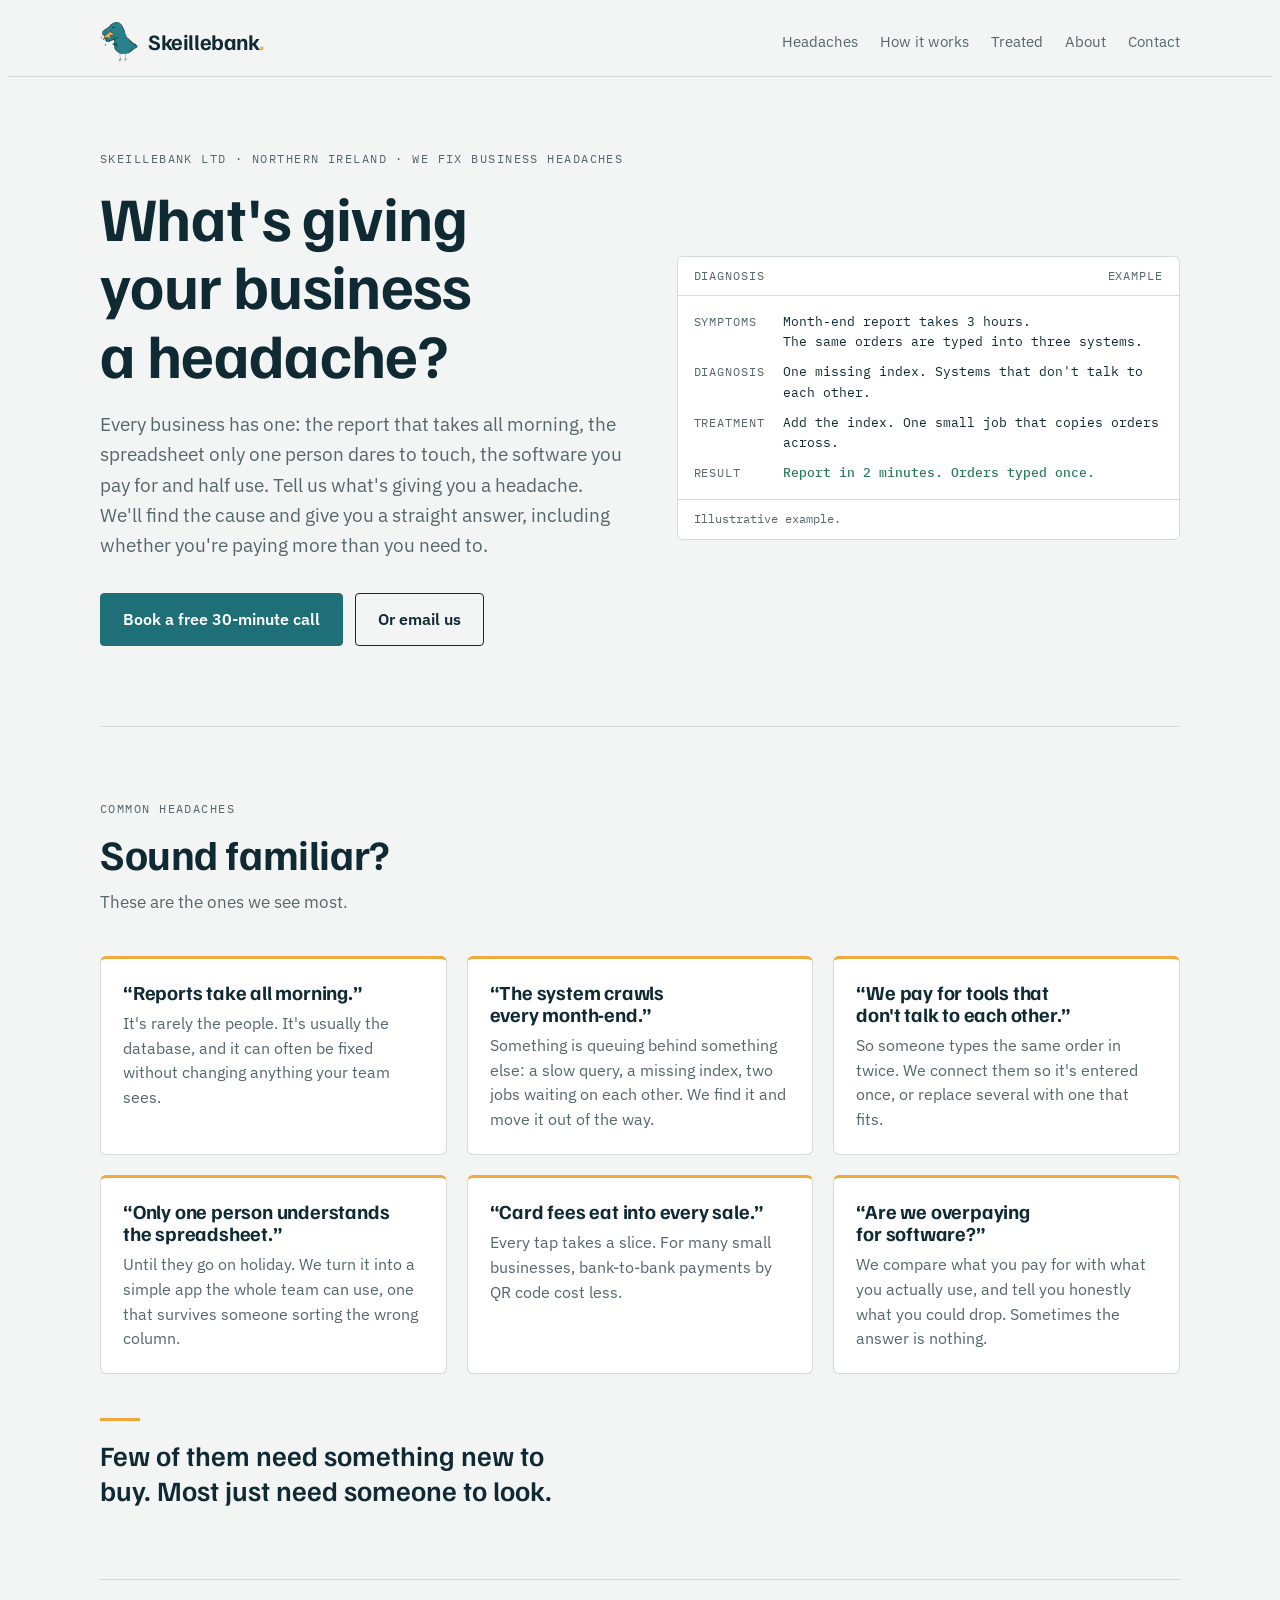
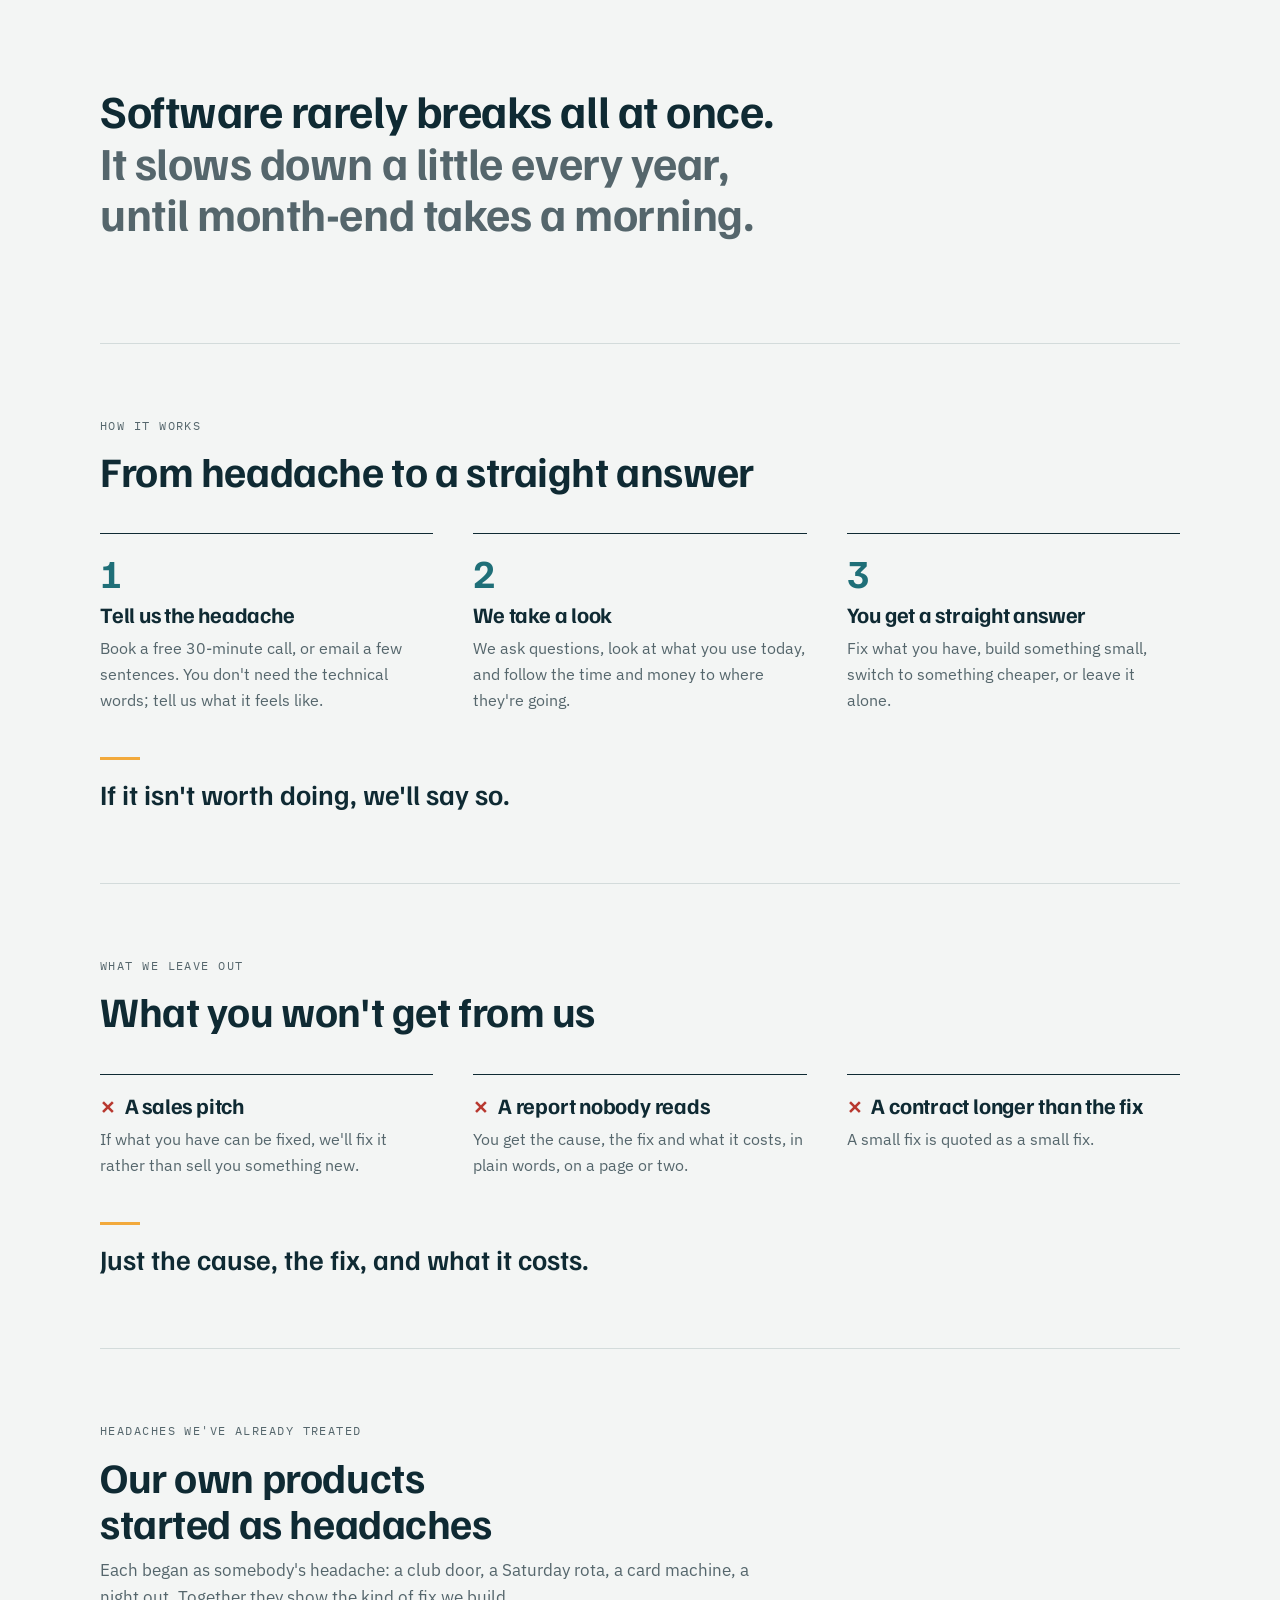
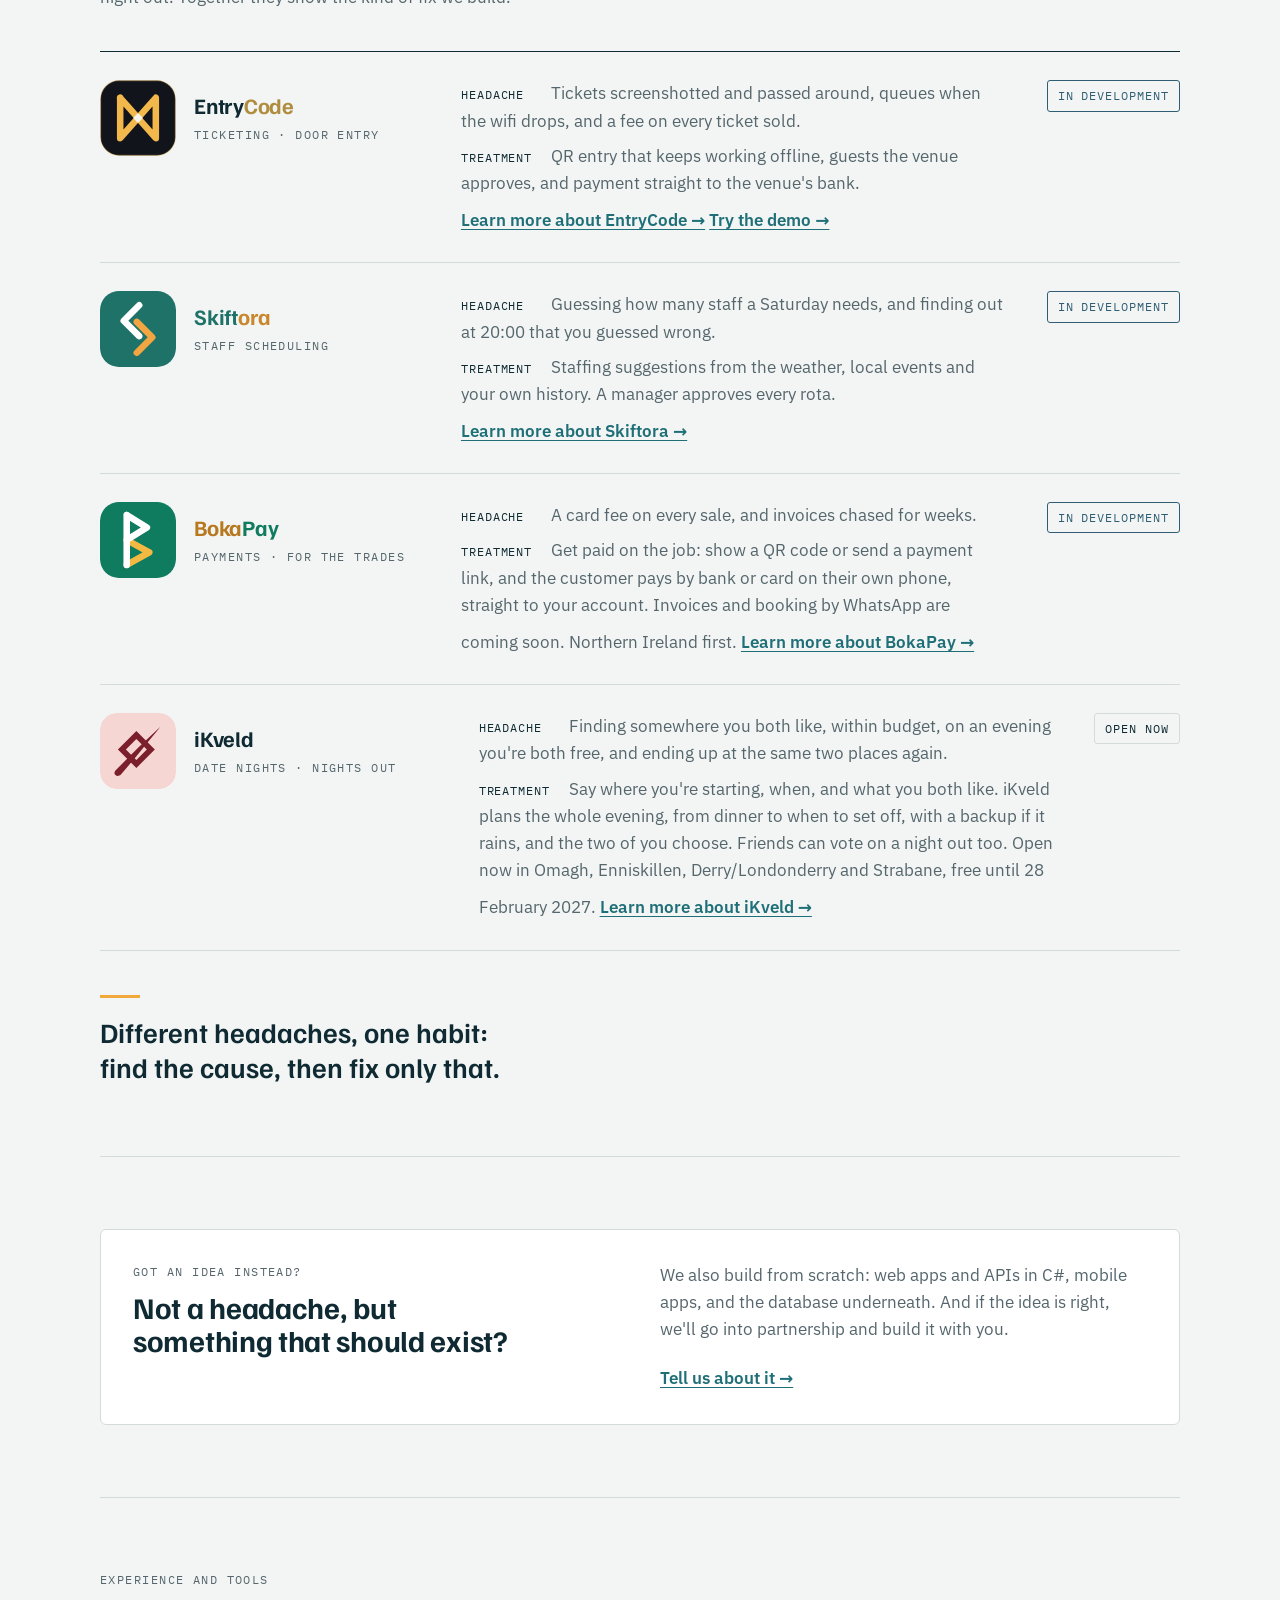
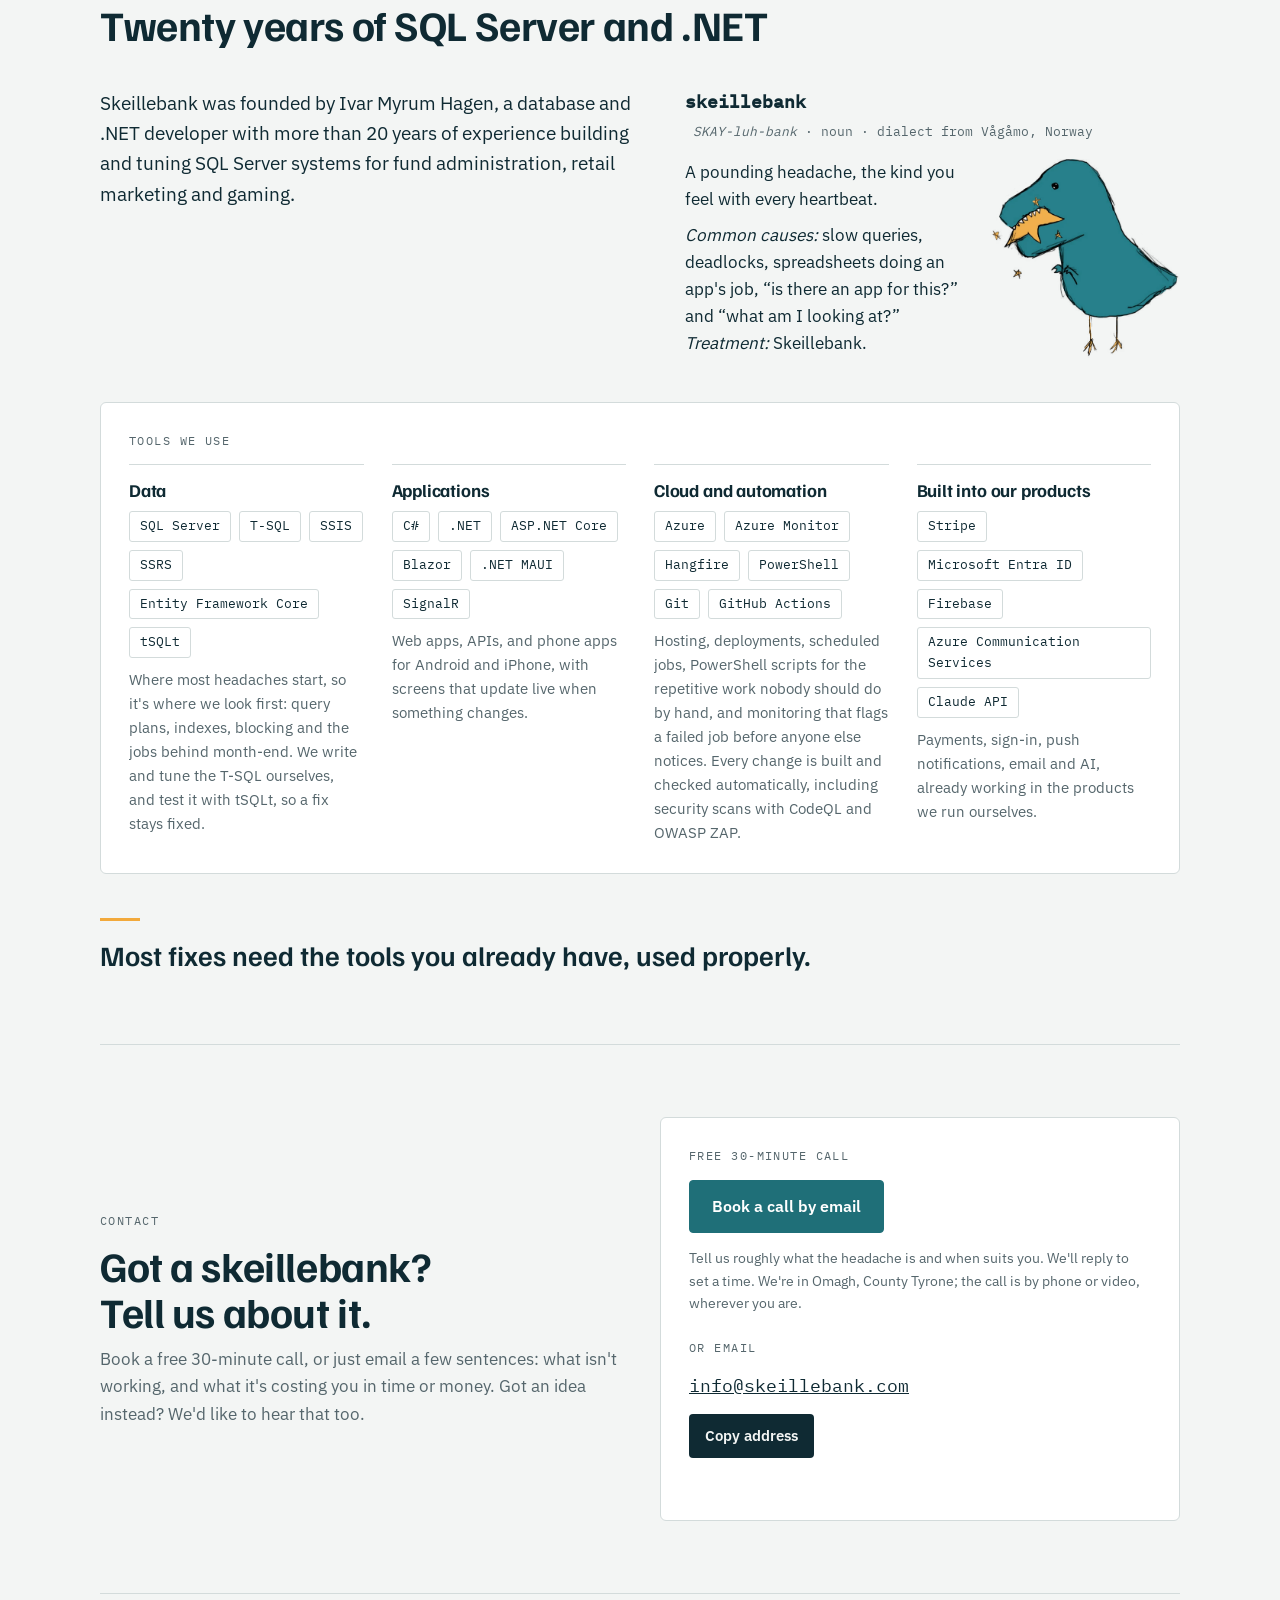
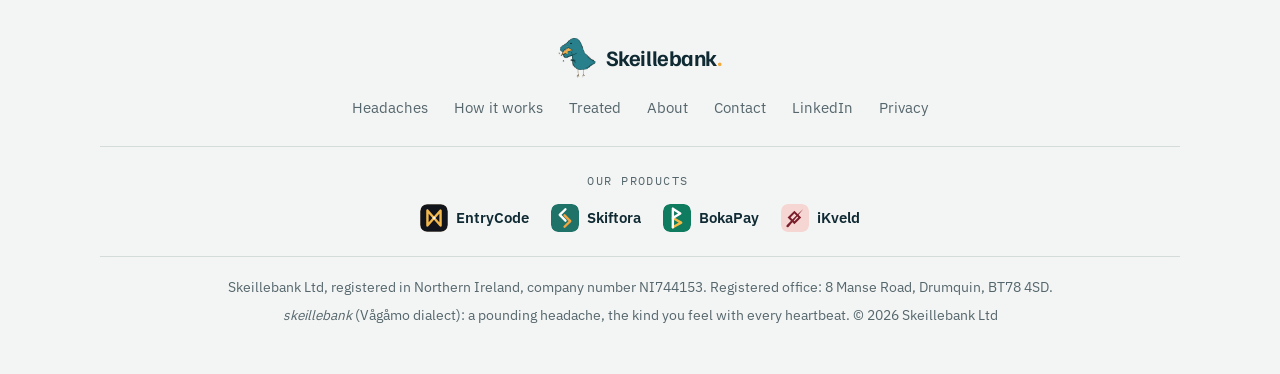
<file: index.html>
<!doctype html>
<html lang="en-GB">
<head>
<meta charset="utf-8">
<meta name="viewport" content="width=device-width, initial-scale=1">
<title>Skeillebank: software and database fixes for businesses in Northern Ireland</title>
<meta name="description" content="Skeillebank Ltd, in Omagh, Northern Ireland, fixes business headaches: slow systems, spreadsheets that run the business, and software you pay too much for. Book a free 30-minute call. Makers of EntryCode, Skiftora, BokaPay and iKveld.">
<link rel="canonical" href="https://skeillebank.com/">
<link rel="icon" href="logo.webp" type="image/webp">
<meta property="og:type" content="website">
<meta property="og:site_name" content="Skeillebank">
<meta property="og:title" content="Skeillebank: what's giving your business a headache?">
<meta property="og:description" content="Slow reports, systems that crawl at month-end, spreadsheets only one person understands, software you pay for and half use. Book a free 30-minute call and get a straight answer.">
<meta property="og:url" content="https://skeillebank.com/">
<meta property="og:image" content="https://skeillebank.com/email-logo.png">
<meta property="og:locale" content="en_GB">
<!-- Tells search engines who runs this, what it does and where (schema.org). -->
<script type="application/ld+json">
{
  "@context": "https://schema.org",
  "@graph": [
    {
      "@type": "ProfessionalService",
      "@id": "https://skeillebank.com/#company",
      "name": "Skeillebank Ltd",
      "alternateName": "Skeillebank",
      "sameAs": ["https://www.linkedin.com/company/skeillebank/"],
      "url": "https://skeillebank.com/",
      "logo": "https://skeillebank.com/email-logo.png",
      "image": "https://skeillebank.com/email-logo.png",
      "email": "info@skeillebank.com",
      "description": "Fixes business software headaches: slow reports and databases, systems that crawl at month-end, tools that don't talk to each other, spreadsheets doing an app's job, and software you pay too much for. Also builds web apps, APIs and phone apps.",
      "address": { "@type": "PostalAddress", "streetAddress": "8 Manse Road", "addressLocality": "Drumquin", "addressRegion": "County Tyrone", "postalCode": "BT78 4SD", "addressCountry": "GB" },
      "areaServed": [
        { "@type": "AdministrativeArea", "name": "Northern Ireland" },
        { "@type": "Country", "name": "United Kingdom" },
        { "@type": "Country", "name": "Ireland" }
      ],
      "identifier": { "@type": "PropertyValue", "propertyID": "Companies House (Northern Ireland)", "value": "NI744153" },
      "knowsAbout": ["SQL Server", "T-SQL", "Database performance tuning", "SSIS", "SSRS", "C#", ".NET", "ASP.NET Core", "Blazor", ".NET MAUI", "Azure", "PowerShell", "Systems integration", "Turning spreadsheets into apps"],
      "makesOffer": [
        { "@type": "Offer", "price": "0", "priceCurrency": "GBP", "itemOffered": { "@type": "Service", "name": "Free 30-minute call about a business software headache" } },
        { "@type": "Offer", "itemOffered": { "@type": "Service", "name": "SQL Server performance tuning", "description": "Slow reports, month-end slowdowns, missing indexes and blocking." } },
        { "@type": "Offer", "itemOffered": { "@type": "Service", "name": "Connecting business systems", "description": "So an order is typed in once, not into three systems." } },
        { "@type": "Offer", "itemOffered": { "@type": "Service", "name": "Spreadsheets turned into apps" } },
        { "@type": "Offer", "itemOffered": { "@type": "Service", "name": "Software cost review", "description": "What you pay for, compared with what you use." } },
        { "@type": "Offer", "itemOffered": { "@type": "Service", "name": "Custom web apps, APIs and phone apps in C# and .NET" } }
      ],
      "brand": [
        { "@type": "Brand", "name": "EntryCode", "url": "https://entrycode.uk/" },
        { "@type": "Brand", "name": "Skiftora", "url": "https://skiftora.com/" },
        { "@type": "Brand", "name": "BokaPay", "url": "https://bokapay.co.uk/" },
        { "@type": "Brand", "name": "iKveld", "url": "https://ikveld.com/" }
      ]
    },
    {
      "@type": "WebSite",
      "@id": "https://skeillebank.com/#website",
      "name": "Skeillebank",
      "url": "https://skeillebank.com/",
      "inLanguage": "en-GB",
      "publisher": { "@id": "https://skeillebank.com/#company" }
    }
  ]
}
</script>
<link rel="stylesheet" href="fonts/fonts.css">
<style>
/* Layout: sticky wordmark header, hero with a query-plan panel, products as ruled rows, then two "work with us" paths, strengths, contact. */
:root {
  --bg: #f3f5f4;
  --surface: #ffffff;
  --fg: #0f2a33;
  --muted: #55666c;
  --line: #d3dbdb;
  --accent: #1f6f78;
  --accent-fg: #ffffff;
  --slate: #2f5d73;
  --good: #2a7a5b;
  --bad: #b8382f;
  --star: #f2a93b;
  --font-display: "Familjen Grotesk", "Helvetica Neue", Arial, sans-serif;
  --font-body: "IBM Plex Sans", system-ui, -apple-system, "Segoe UI", sans-serif;
  --font-mono: "IBM Plex Mono", ui-monospace, "SF Mono", Menlo, Consolas, monospace;
}
@media (prefers-color-scheme: dark) {
  :root:not([data-theme="light"]) {
    --bg: #0e1a1f; --surface: #14262d; --fg: #e6ecec; --muted: #9db0b4; --line: #26404a;
    --accent: #4fb3bf; --accent-fg: #0e1a1f; --slate: #7fb0c8; --good: #58c29a; --bad: #e8776b; --star: #f2b14f;
    color-scheme: dark;
  }
}
:root[data-theme="dark"] {
  --bg: #0e1a1f; --surface: #14262d; --fg: #e6ecec; --muted: #9db0b4; --line: #26404a;
  --accent: #4fb3bf; --accent-fg: #0e1a1f; --slate: #7fb0c8; --good: #58c29a; --bad: #e8776b; --star: #f2b14f;
  color-scheme: dark;
}

* { box-sizing: border-box; }
html { scroll-behavior: smooth; }
body {
  background: var(--bg);
  color: var(--fg);
  font-family: var(--font-body);
  font-size: 17px;
  line-height: 1.6;
  padding-inline: 20px;
  -webkit-font-smoothing: antialiased;
}
.wrap { max-width: 1080px; margin-inline: auto; }
h1, h2, h3 { font-family: var(--font-display); text-wrap: balance; margin: 0; line-height: 1.1; letter-spacing: -0.01em; }
p { margin: 0; }
a { color: inherit; }
:focus-visible { outline: 3px solid var(--accent); outline-offset: 3px; border-radius: 2px; }

.label {
  font-family: var(--font-mono);
  font-size: 12px;
  letter-spacing: 0.12em;
  text-transform: uppercase;
  color: var(--muted);
}

/* header */
.site-header {
  position: sticky;
  top: env(safe-area-inset-top, 0px);
  z-index: 10;
  background: var(--bg);
  border-bottom: 1px solid var(--line);
  margin-inline: -20px;
  padding-inline: 20px;
}
.site-header .wrap { display: flex; flex-wrap: wrap; align-items: center; justify-content: space-between; gap: 8px 24px; padding-block: 14px; }
.wordmark { display: inline-flex; align-items: center; gap: 10px; font-family: var(--font-display); font-weight: 700; font-size: 22px; letter-spacing: -0.02em; text-decoration: none; }
.wordmark i { color: var(--star); font-style: normal; }
.wordmark img { height: 40px; width: auto; display: block; }
.foot-brand { display: inline-flex; align-items: center; gap: 12px; }
.foot-brand img { height: 44px; width: auto; display: block; }
.nav { display: flex; flex-wrap: wrap; gap: 4px 22px; font-size: 15px; }
.nav a { text-decoration: none; color: var(--muted); padding-block: 4px; }
/* Touch screens: each menu link a full 44px tap target, easy for either thumb. */
@media (pointer: coarse) { .nav a { display: inline-flex; align-items: center; min-height: 44px; } }
.nav a:hover { color: var(--fg); }

/* hero */
.hero { display: grid; grid-template-columns: minmax(0, 1.05fr) minmax(0, 1fr); gap: 48px; align-items: center; padding-block: 72px 80px; }
.hero h1 { font-size: clamp(38px, 6vw, 62px); font-weight: 700; }
.hero p.lead { margin-top: 22px; font-size: 19px; color: var(--muted); max-width: 34em; }
.foot-def { font-size: 12.5px; }
.hero .cta-row { display: flex; flex-wrap: wrap; gap: 12px; margin-top: 32px; }
.btn {
  display: inline-block; text-decoration: none; font-weight: 600; font-size: 16px;
  padding: 13px 22px; border-radius: 4px; border: 1.5px solid var(--fg);
}
.btn.primary { background: var(--accent); border-color: var(--accent); color: var(--accent-fg); }
.btn.primary:hover { filter: brightness(1.08); }
.btn.ghost:hover { background: var(--surface); }

.plan { background: var(--surface); border: 1px solid var(--line); border-radius: 6px; font-family: var(--font-mono); font-size: 13px; overflow: hidden; }
.plan-head { display: flex; justify-content: space-between; gap: 12px; padding: 10px 16px; border-bottom: 1px solid var(--line); color: var(--muted); font-size: 11.5px; letter-spacing: 0.08em; text-transform: uppercase; }
.plan pre { margin: 0; padding: 16px; overflow-x: auto; line-height: 1.7; color: var(--fg); }
.plan .kw { color: var(--slate); font-weight: 500; }
.plan .cm { color: var(--muted); }
.run { padding: 14px 16px 16px; border-top: 1px solid var(--line); display: grid; gap: 14px; }
.run-row { display: grid; gap: 6px; }
.run-meta { display: flex; justify-content: space-between; gap: 12px; flex-wrap: wrap; }
.run-meta b { font-weight: 500; }
.run-meta .ms { font-variant-numeric: tabular-nums; }
.bar { height: 10px; background: var(--bg); border-radius: 2px; overflow: hidden; }
.bar i { display: block; height: 100%; }
.bar.slow i { width: 100%; background: var(--bad); }
.bar.fast i { width: 1.5%; min-width: 4px; background: var(--good); }
.plan-note { padding: 10px 16px; border-top: 1px solid var(--line); color: var(--muted); font-size: 11.5px; }

/* sections */
section { padding-block: 72px; border-top: 1px solid var(--line); scroll-margin-top: 70px; }
.sec-head { display: grid; gap: 12px; margin-bottom: 40px; max-width: 40em; }
.sec-head h2 { font-size: clamp(30px, 4.4vw, 42px); font-weight: 700; }
.sec-head p { color: var(--muted); }

/* products */
.products { border-top: 1.5px solid var(--fg); }
.product { display: grid; grid-template-columns: minmax(0, 1fr) minmax(0, 1.7fr) auto; gap: 8px 40px; padding-block: 28px; border-bottom: 1px solid var(--line); align-items: start; }
.product h3 { font-size: 22px; font-weight: 700; }
.product-name { display: flex; gap: 18px; align-items: center; }
.product-logo { flex: none; width: 76px; height: 76px; border-radius: 17px; }
/* Two-colour product names, matching each logo: EntryCode ink + brass, Skiftora teal + amber, BokaPay orange + green. */
.wm-b.ec { color: #b08d3e; }
.wm-a.sk { color: #1e7268; } .wm-b.sk { color: #c9862a; }
.wm-a.bp { color: #b7791f; } .wm-b.bp { color: #0f7b5f; }
@media (prefers-color-scheme: dark) { :root:not([data-theme="light"]) .wm-a.sk { color: var(--fg); } :root:not([data-theme="light"]) .wm-b.sk { color: #ffc870; } :root:not([data-theme="light"]) .wm-a.bp { color: #f4b942; } :root:not([data-theme="light"]) .wm-b.bp { color: #3fc79c; } :root:not([data-theme="light"]) .wm-b.ec { color: #d4b06a; } }
.product .tags { margin-top: 8px; }
.product p { color: var(--muted); max-width: 36em; }
.status { font-family: var(--font-mono); font-size: 12px; letter-spacing: 0.08em; text-transform: uppercase; white-space: nowrap; padding: 5px 10px; border: 1px solid var(--line); border-radius: 3px; color: var(--fg); justify-self: end; }
.status.dev { border-color: var(--slate); color: var(--slate); }
.product.later h3, .product.later p { opacity: 0.72; }
.more { display: inline-block; margin-top: 10px; color: var(--accent); font-weight: 600; text-underline-offset: 3px; }
.more:hover { text-decoration-thickness: 2px; }

/* work with us */
.paths { display: grid; grid-template-columns: repeat(2, minmax(0, 1fr)); gap: 24px; }
.path { background: var(--surface); border: 1px solid var(--line); border-radius: 6px; padding: 32px; display: grid; gap: 14px; align-content: start; }
.path h3 { font-size: 26px; font-weight: 700; }
.path p { color: var(--muted); }
.path ul { margin: 4px 0 0; padding: 0; list-style: none; display: grid; gap: 8px; font-size: 16px; }
.path li { padding-left: 20px; position: relative; }
.path li::before { content: ""; position: absolute; left: 0; top: 0.7em; width: 10px; height: 2px; background: var(--accent); }
.open-line { margin-top: 32px; font-size: 19px; max-width: 36em; }

/* strengths */
.strengths { display: grid; grid-template-columns: repeat(3, minmax(0, 1fr)); gap: 40px; }
.strength { display: grid; gap: 10px; align-content: start; border-top: 1.5px solid var(--fg); padding-top: 18px; }
.strength h3 { font-size: 24px; font-weight: 700; }
.strength p { color: var(--muted); font-size: 16px; }

/* diagnosis card (hero) */
.diag-list { margin: 0; padding: 16px; display: grid; grid-template-columns: auto minmax(0, 1fr); gap: 10px 18px; font-size: 13px; line-height: 1.55; }
.diag-list dt { color: var(--muted); font-size: 11.5px; letter-spacing: 0.08em; text-transform: uppercase; padding-top: 1px; }
.diag-list dd { margin: 0; color: var(--fg); }
.diag-list dd.good { color: var(--good); font-weight: 500; }

/* headaches */
.symptoms { display: grid; grid-template-columns: repeat(3, minmax(0, 1fr)); gap: 20px; }
.symptom { background: var(--surface); border: 1px solid var(--line); border-top: 3px solid var(--star); border-radius: 6px; padding: 22px; display: grid; gap: 8px; align-content: start; }
.symptom h3 { font-size: 20px; font-weight: 700; }
.symptom p { color: var(--muted); font-size: 15.5px; }

/* how it works */
.steps { list-style: none; margin: 0; padding: 0; display: grid; grid-template-columns: repeat(3, minmax(0, 1fr)); gap: 40px; counter-reset: step; }
.steps li { counter-increment: step; border-top: 1.5px solid var(--fg); padding-top: 18px; display: grid; gap: 10px; align-content: start; }
.steps li::before { content: counter(step); font-family: var(--font-display); font-weight: 700; font-size: 40px; line-height: 1; color: var(--accent); }
.steps h3 { font-size: 22px; font-weight: 700; }
.steps p { color: var(--muted); font-size: 16px; }

/* treated (products) */
.cure { display: grid; gap: 8px; }
.cure p { color: var(--muted); max-width: 36em; }
.cure-label { display: inline-block; min-width: 86px; font-family: var(--font-mono); font-size: 11.5px; letter-spacing: 0.08em; text-transform: uppercase; color: var(--fg); }

/* got an idea instead */
.idea-band { display: grid; grid-template-columns: minmax(0, 1fr) minmax(0, 1fr); gap: 40px; align-items: start; background: var(--surface); border: 1px solid var(--line); border-radius: 6px; padding: 32px; }
.idea-band h2 { font-size: clamp(24px, 3.2vw, 30px); font-weight: 700; margin-top: 10px; }
.idea-text { display: grid; gap: 12px; color: var(--muted); }

/* contact call button */
.call-btn { justify-self: start; }
.hint-line { font-size: 14px; color: var(--muted); }

/* about */
.about { display: grid; grid-template-columns: minmax(0, 1.1fr) minmax(0, 1fr); gap: 40px; align-items: start; }
.about-bio { display: grid; gap: 16px; max-width: 36em; }
.about-bio p:not(:first-child) { color: var(--muted); }
.about-facts { background: var(--surface); border: 1px solid var(--line); border-radius: 6px; padding: 28px; }
.facts { margin: 12px 0 0; padding: 0; list-style: none; display: grid; gap: 10px; font-size: 16px; }
.facts li { padding-left: 20px; position: relative; }
.facts li::before { content: ""; position: absolute; left: 0; top: 0.7em; width: 10px; height: 2px; background: var(--accent); }
.stack { margin: 12px 0 0; padding: 0; list-style: none; display: flex; flex-wrap: wrap; gap: 8px; }
.about > .name-note { margin-top: 0; padding-top: 0; border-top: 0; }
.about-bio p:first-child { font-size: 19px; }
.about-facts.tools { margin-top: 44px; }
.tool-groups { margin-top: 14px; display: grid; grid-template-columns: repeat(4, minmax(0, 1fr)); gap: 28px; }
.tools .tool-group { display: grid; gap: 10px; align-content: start; padding-top: 16px; border-top: 1px solid var(--line); }
@media (max-width: 1000px) { .tool-groups { grid-template-columns: repeat(2, minmax(0, 1fr)); } }
@media (max-width: 600px) { .tool-groups { grid-template-columns: minmax(0, 1fr); gap: 22px; } }
.tools .tool-group h3 { font-size: 18px; font-weight: 700; }
.tools .tool-group .stack { margin: 0; }
.tools .tool-group p { color: var(--muted); font-size: 15px; }
.stack li { font-family: var(--font-mono); font-size: 13px; padding: 4px 10px; border: 1px solid var(--line); border-radius: 3px; }
.name-note { margin-top: 8px; padding-top: 20px; border-top: 1px solid var(--line); display: grid; grid-template-columns: minmax(0, 1fr) auto; grid-template-areas: "word word" "def fig"; gap: 14px 24px; align-items: start; }
.name-note .def-word { grid-area: word; }
.name-note .def { grid-area: def; }
.name-note .logo-figure { grid-area: fig; }
.name-note .def { display: grid; gap: 8px; }
.about-bio .name-note p { color: var(--fg); }
.name-note .def-word { font-family: var(--font-mono); font-size: 18px; }
.name-note .def-meta { display: inline-block; font-size: 13px; color: var(--muted); margin-left: 8px; }
.logo-figure { margin: 0; width: 190px; display: grid; gap: 10px; }
.logo-figure img { width: 190px; height: auto; display: block; }
.logo-figure figcaption { font-size: 13.5px; line-height: 1.5; color: var(--muted); }
@media (max-width: 560px) {
  .name-note { grid-template-columns: minmax(0, 1fr); grid-template-areas: "word" "fig" "def"; }
  .name-note .def-meta { white-space: normal; }
  .logo-figure { justify-self: center; width: min(190px, 100%); text-align: center; }
  .logo-figure img { margin-inline: auto; }
}

/* contact */
.contact { display: grid; grid-template-columns: minmax(0, 1fr) minmax(0, 1fr); gap: 40px; align-items: center; }
.contact-box { background: var(--surface); border: 1px solid var(--line); border-radius: 6px; padding: 28px; display: grid; gap: 14px; }
.email { font-family: var(--font-mono); font-size: 18px; overflow-wrap: anywhere; user-select: all; }
.copy { font: inherit; font-weight: 600; font-size: 15px; background: var(--fg); color: var(--bg); border: 0; border-radius: 4px; padding: 10px 16px; cursor: pointer; justify-self: start; }
.copy:hover { filter: brightness(1.15); }
.hint { font-size: 14px; color: var(--muted); min-height: 1.4em; }

footer { border-top: 1px solid var(--line); padding-block: 28px 40px; display: flex; flex-wrap: wrap; justify-content: space-between; align-items: center; gap: 8px 24px; color: var(--muted); font-size: 14px; }

/* Layout from the brand voice (voice.md): closing lines, a breathing section, what we leave out, the product family */
.land { margin-top: 44px; font-family: var(--font-display); font-weight: 600; font-size: clamp(22px, 2.6vw, 28px); line-height: 1.25; max-width: 28em; text-wrap: balance; }
.land::before { content: ""; display: block; width: 40px; height: 3px; background: var(--star); margin-bottom: 16px; }
section.breath { padding-block: 104px; }
.breath p { font-family: var(--font-display); font-weight: 700; font-size: clamp(28px, 4.2vw, 46px); line-height: 1.12; letter-spacing: -0.01em; max-width: 19em; text-wrap: balance; }
.breath p span { color: var(--muted); }
.without { list-style: none; margin: 0; padding: 0; display: grid; grid-template-columns: repeat(3, minmax(0, 1fr)); gap: 40px; }
.without li { border-top: 1.5px solid var(--fg); padding-top: 18px; display: grid; gap: 10px; align-content: start; }
.without h3 { font-size: 22px; font-weight: 700; display: flex; gap: 10px; align-items: baseline; }
.without h3::before { content: "✕"; color: var(--bad); font-size: 18px; }
.without p { color: var(--muted); font-size: 16px; }
footer { display: grid; gap: 18px; justify-content: stretch; }
.family { display: flex; flex-wrap: wrap; align-items: center; gap: 12px 22px; padding-bottom: 18px; border-bottom: 1px solid var(--line); }
.family-label { font-family: var(--font-mono); font-size: 12px; letter-spacing: 0.12em; text-transform: uppercase; margin-right: 4px; }
.family a { display: inline-flex; align-items: center; gap: 8px; text-decoration: none; color: var(--fg); font-weight: 600; font-size: 15px; }
.family a:hover { color: var(--accent); }
.family img { width: 28px; height: 28px; border-radius: 7px; display: block; }
.foot-row { display: flex; flex-wrap: wrap; justify-content: space-between; align-items: center; gap: 8px 24px; }
@media (max-width: 860px) { .without { grid-template-columns: minmax(0, 1fr); gap: 28px; } section.breath { padding-block: 64px; } }

@media (max-width: 860px) {
  .hero { grid-template-columns: minmax(0, 1fr); padding-block: 44px 56px; gap: 36px; }
  .product { grid-template-columns: minmax(0, 1fr); gap: 10px; }
  .status { justify-self: start; }
  .paths, .contact, .about, .idea-band { grid-template-columns: minmax(0, 1fr); }
  .symptoms { grid-template-columns: repeat(2, minmax(0, 1fr)); }
  .steps { grid-template-columns: minmax(0, 1fr); gap: 28px; }
  .idea-band { padding: 24px; gap: 16px; }
  .strengths { grid-template-columns: minmax(0, 1fr); gap: 32px; }
  section { padding-block: 52px; }
  .path { padding: 24px; }
}
@media (max-width: 560px) { .symptoms { grid-template-columns: minmax(0, 1fr); } .diag-list { grid-template-columns: minmax(0, 1fr); gap: 2px; } .diag-list dd { margin-bottom: 8px; } }
@media (prefers-reduced-motion: reduce) { html { scroll-behavior: auto; } }

/* Footer, centred and stacked like every Skeillebank site: wordmark, page links, the family, then the legal line. */
footer.sfoot { display: grid; justify-items: center; text-align: center; gap: 0; padding-block: 44px 40px; }
.sfoot .wordmark { justify-content: center; color: var(--fg); }
.sfoot-links { display: flex; flex-wrap: wrap; justify-content: center; gap: 8px 26px; margin-top: 18px; font-size: 15px; }
.sfoot-links a { color: var(--muted); text-decoration: none; }
.sfoot-links a:hover { color: var(--fg); }
.sfoot .family { width: 100%; justify-content: center; margin: 26px 0 0; padding: 24px 0 0; border-top: 1px solid var(--line); border-bottom: none; }
.sfoot .family-label { flex-basis: 100%; text-align: center; margin-bottom: 2px; }
.sfoot-fine { width: 100%; margin-top: 24px; padding-top: 20px; border-top: 1px solid var(--line); display: grid; gap: 6px; font-size: 13.5px; color: var(--muted); }
.sfoot-fine a { color: inherit; }
</style>
</head>
<body>

<header class="site-header">
  <div class="wrap">
    <a class="wordmark" href="#top"><img src="logo.webp" alt="" width="38" height="40"><span class="wm">Skeillebank<i>.</i></span></a>
    <nav class="nav" aria-label="Main">
      <a href="#headaches">Headaches</a>
      <a href="#how">How it works</a>
      <a href="#treated">Treated</a>
      <a href="#about">About</a>
      <a href="#contact">Contact</a>
    </nav>
  </div>
</header>

<main class="wrap" id="top">
  <div class="hero">
    <div>
      <p class="label">Skeillebank Ltd · Northern Ireland · We fix business headaches</p>
      <h1 style="margin-top:14px">What's giving your business a headache?</h1>
      <p class="lead">Every business has one: the report that takes all morning, the spreadsheet only one person dares to touch, the software you pay for and half use. Tell us what's giving you a headache. We'll find the cause and give you a straight answer, including whether you're paying more than you need to.</p>
      <div class="cta-row">
        <a class="btn primary" href="mailto:info@skeillebank.com?subject=Free%2030-minute%20call">Book a free 30-minute call</a>
        <a class="btn ghost" href="#contact">Or email us</a>
      </div>
    </div>

    <div class="plan diag" role="img" aria-label="An illustrative diagnosis: a slow month-end report and orders typed into three systems, fixed with one index and one small sync job">
      <div class="plan-head"><span>Diagnosis</span><span>Example</span></div>
      <dl class="diag-list">
        <dt>Symptoms</dt>
        <dd>Month-end report takes 3 hours.<br>The same orders are typed into three systems.</dd>
        <dt>Diagnosis</dt>
        <dd>One missing index. Systems that don't talk to each other.</dd>
        <dt>Treatment</dt>
        <dd>Add the index. One small job that copies orders across.</dd>
        <dt>Result</dt>
        <dd class="good">Report in 2 minutes. Orders typed once.</dd>
      </dl>
      <div class="plan-note">Illustrative example.</div>
    </div>
  </div>

  <section id="headaches">
    <div class="sec-head">
      <p class="label">Common headaches</p>
      <h2>Sound familiar?</h2>
      <p>These are the ones we see most.</p>
    </div>
    <div class="symptoms">
      <div class="symptom">
        <h3>“Reports take all morning.”</h3>
        <p>It's rarely the people. It's usually the database, and it can often be fixed without changing anything your team sees.</p>
      </div>
      <div class="symptom">
        <h3>“The system crawls every month-end.”</h3>
        <p>Something is queuing behind something else: a slow query, a missing index, two jobs waiting on each other. We find it and move it out of the way.</p>
      </div>
      <div class="symptom">
        <h3>“We pay for tools that don't talk to each other.”</h3>
        <p>So someone types the same order in twice. We connect them so it's entered once, or replace several with one that fits.</p>
      </div>
      <div class="symptom">
        <h3>“Only one person understands the spreadsheet.”</h3>
        <p>Until they go on holiday. We turn it into a simple app the whole team can use, one that survives someone sorting the wrong column.</p>
      </div>
      <div class="symptom">
        <h3>“Card fees eat into every sale.”</h3>
        <p>Every tap takes a slice. For many small businesses, bank-to-bank payments by QR code cost less.</p>
      </div>
      <div class="symptom">
        <h3>“Are we overpaying for software?”</h3>
        <p>We compare what you pay for with what you actually use, and tell you honestly what you could drop. Sometimes the answer is nothing.</p>
      </div>
    </div>
    <p class="land">Few of them need something new to buy. Most just need someone to look.</p>
  </section>

  <section class="breath" aria-label="How headaches start">
    <p>Software rarely breaks all at once. <span>It slows down a little every year, until month-end takes a morning.</span></p>
  </section>

  <section id="how">
    <div class="sec-head">
      <p class="label">How it works</p>
      <h2>From headache to a straight answer</h2>
    </div>
    <ol class="steps">
      <li>
        <h3>Tell us the headache</h3>
        <p>Book a free 30-minute call, or email a few sentences. You don't need the technical words; tell us what it feels like.</p>
      </li>
      <li>
        <h3>We take a look</h3>
        <p>We ask questions, look at what you use today, and follow the time and money to where they're going.</p>
      </li>
      <li>
        <h3>You get a straight answer</h3>
        <p>Fix what you have, build something small, switch to something cheaper, or leave it alone.</p>
      </li>
    </ol>
    <p class="land">If it isn't worth doing, we'll say so.</p>
  </section>

  <section id="without">
    <div class="sec-head">
      <p class="label">What we leave out</p>
      <h2>What you won't get from us</h2>
    </div>
    <ul class="without">
      <li>
        <h3>A sales pitch</h3>
        <p>If what you have can be fixed, we'll fix it rather than sell you something new.</p>
      </li>
      <li>
        <h3>A report nobody reads</h3>
        <p>You get the cause, the fix and what it costs, in plain words, on a page or two.</p>
      </li>
      <li>
        <h3>A contract longer than the fix</h3>
        <p>A small fix is quoted as a small fix.</p>
      </li>
    </ul>
    <p class="land">Just the cause, the fix, and what it costs.</p>
  </section>

  <section id="treated">
    <div class="sec-head">
      <p class="label">Headaches we've already treated</p>
      <h2>Our own products started as headaches</h2>
      <p>Each began as somebody's headache: a club door, a Saturday rota, a card machine, a night out. Together they show the kind of fix we build.</p>
    </div>
    <div class="products">
      <article class="product">
        <div class="product-name">
          <img class="product-logo" src="logos/entrycode.svg" width="76" height="76" alt="">
          <div>
            <h3 aria-label="EntryCode"><span class="wm-a ec">Entry</span><span class="wm-b ec">Code</span></h3>
            <p class="label tags">Ticketing · Door entry</p>
          </div>
        </div>
        <div class="cure">
          <p><span class="cure-label">Headache</span> Tickets screenshotted and passed around, queues when the wifi drops, and a fee on every ticket sold.</p>
          <p><span class="cure-label">Treatment</span> QR entry that keeps working offline, guests the venue approves, and payment straight to the venue's bank. <a class="more" href="https://entrycode.uk">Learn more about EntryCode →</a> <a class="more" href="https://entrycode.uk/demo">Try the demo →</a></p>
        </div>
        <span class="status dev">In development</span>
      </article>
      <article class="product">
        <div class="product-name">
          <img class="product-logo" src="logos/skiftora.svg" width="76" height="76" alt="">
          <div>
            <h3 aria-label="Skiftora"><span class="wm-a sk">Skift</span><span class="wm-b sk">ora</span></h3>
            <p class="label tags">Staff scheduling</p>
          </div>
        </div>
        <div class="cure">
          <p><span class="cure-label">Headache</span> Guessing how many staff a Saturday needs, and finding out at 20:00 that you guessed wrong.</p>
          <p><span class="cure-label">Treatment</span> Staffing suggestions from the weather, local events and your own history. A manager approves every rota. <a class="more" href="https://skiftora.com">Learn more about Skiftora →</a></p>
        </div>
        <span class="status dev">In development</span>
      </article>
      <article class="product">
        <div class="product-name">
          <img class="product-logo" src="logos/bokapay.svg" width="76" height="76" alt="">
          <div>
            <h3 aria-label="BokaPay"><span class="wm-a bp">Boka</span><span class="wm-b bp">Pay</span></h3>
            <p class="label tags">Payments · For the trades</p>
          </div>
        </div>
        <div class="cure">
          <p><span class="cure-label">Headache</span> A card fee on every sale, and invoices chased for weeks.</p>
          <p><span class="cure-label">Treatment</span> Get paid on the job: show a QR code or send a payment link, and the customer pays by bank or card on their own phone, straight to your account. Invoices and booking by WhatsApp are coming soon. Northern Ireland first. <a class="more" href="https://bokapay.co.uk">Learn more about BokaPay →</a></p>
        </div>
        <span class="status dev">In development</span>
      </article>
      <article class="product">
        <div class="product-name">
          <img class="product-logo" src="logos/ikveld.svg" width="76" height="76" alt="">
          <div>
            <h3>iKveld</h3>
            <p class="label tags">Date nights · Nights out</p>
          </div>
        </div>
        <div class="cure">
          <p><span class="cure-label">Headache</span> Finding somewhere you both like, within budget, on an evening you're both free, and ending up at the same two places again.</p>
          <p><span class="cure-label">Treatment</span> Say where you're starting, when, and what you both like. iKveld plans the whole evening, from dinner to when to set off, with a backup if it rains, and the two of you choose. Friends can vote on a night out too. Open now in Omagh, Enniskillen, Derry/Londonderry and Strabane, free until 28 February 2027. <a class="more" href="https://ikveld.com">Learn more about iKveld →</a></p>
        </div>
        <span class="status">Open now</span>
      </article>
    </div>
    <p class="land">Different headaches, one habit: find the cause, then fix only that.</p>
  </section>

  <section id="ideas">
    <div class="idea-band">
      <div>
        <p class="label">Got an idea instead?</p>
        <h2>Not a headache, but something that should exist?</h2>
      </div>
      <div class="idea-text">
        <p>We also build from scratch: web apps and APIs in C#, mobile apps, and the database underneath. And if the idea is right, we'll go into partnership and build it with you.</p>
        <p><a class="more" href="#contact">Tell us about it →</a></p>
      </div>
    </div>
  </section>

  <section id="about">
    <div class="sec-head">
      <p class="label">Experience and tools</p>
      <h2>Twenty years of SQL Server and .NET</h2>
    </div>
    <div class="about">
      <div class="about-bio">
        <p>Skeillebank was founded by Ivar Myrum Hagen, a database and .NET developer with more than 20 years of experience building and tuning SQL Server systems for fund administration, retail marketing and gaming.</p>
      </div>
      <div class="name-note">
          <p class="def-word"><b>skeillebank</b> <span class="def-meta"><i>SKAY-luh-bank</i> · noun · dialect from Vågåmo, Norway</span></p>
          <div class="def">
            <p>A pounding headache, the kind you feel with every heartbeat.</p>
            <p><i>Common causes:</i> slow queries, deadlocks, spreadsheets doing an app's job, “is there an app for this?” and “what am I looking at?”<br><i>Treatment:</i> Skeillebank.</p>
          </div>
          <figure class="logo-figure">
            <img src="logo.webp" alt="The Skeillebank logo: a hand-drawn dinosaur eating a star" width="190" height="199">
          </figure>
        </div>
    </div>
    <div class="about-facts tools">
      <p class="label">Tools we use</p>
      <div class="tool-groups">
          <div class="tool-group">
            <h3>Data</h3>
            <ul class="stack"><li>SQL Server</li><li>T-SQL</li><li>SSIS</li><li>SSRS</li><li>Entity Framework Core</li><li>tSQLt</li></ul>
            <p>Where most headaches start, so it&#39;s where we look first: query plans, indexes, blocking and the jobs behind month-end. We write and tune the T-SQL ourselves, and test it with tSQLt, so a fix stays fixed.</p>
          </div>
          <div class="tool-group">
            <h3>Applications</h3>
            <ul class="stack"><li>C#</li><li>.NET</li><li>ASP.NET Core</li><li>Blazor</li><li>.NET MAUI</li><li>SignalR</li></ul>
            <p>Web apps, APIs, and phone apps for Android and iPhone, with screens that update live when something changes.</p>
          </div>
          <div class="tool-group">
            <h3>Cloud and automation</h3>
            <ul class="stack"><li>Azure</li><li>Azure Monitor</li><li>Hangfire</li><li>PowerShell</li><li>Git</li><li>GitHub Actions</li></ul>
            <p>Hosting, deployments, scheduled jobs, PowerShell scripts for the repetitive work nobody should do by hand, and monitoring that flags a failed job before anyone else notices. Every change is built and checked automatically, including security scans with CodeQL and OWASP ZAP.</p>
          </div>
          <div class="tool-group">
            <h3>Built into our products</h3>
            <ul class="stack"><li>Stripe</li><li>Microsoft Entra ID</li><li>Firebase</li><li>Azure Communication Services</li><li>Claude API</li></ul>
            <p>Payments, sign-in, push notifications, email and AI, already working in the products we run ourselves.</p>
          </div>
      </div>
    </div>
    <p class="land">Most fixes need the tools you already have, used properly.</p>
  </section>

  <section id="contact">
    <div class="contact">
      <div class="sec-head" style="margin-bottom:0">
        <p class="label">Contact</p>
        <h2>Got a skeillebank? Tell us about it.</h2>
        <p>Book a free 30-minute call, or just email a few sentences: what isn't working, and what it's costing you in time or money. Got an idea instead? We'd like to hear that too.</p>
      </div>
      <div class="contact-box">
        <p class="label">Free 30-minute call</p>
        <a class="btn primary call-btn" href="mailto:info@skeillebank.com?subject=Free%2030-minute%20call&amp;body=What%27s%20giving%20you%20a%20headache%3A%0A%0AWhen%20suits%20you%20for%20a%20call%3A%0A">Book a call by email</a>
        <p class="hint-line">Tell us roughly what the headache is and when suits you. We'll reply to set a time. We're in Omagh, County Tyrone; the call is by phone or video, wherever you are.</p>
        <p class="label" style="margin-top:10px">Or email</p>
        <p class="email"><a id="email" href="mailto:info@skeillebank.com">info@skeillebank.com</a></p>
        <button class="copy" id="copy" type="button">Copy address</button>
        <p class="hint" id="hint" role="status"></p>
      </div>
    </div>
  </section>

  <footer class="sfoot">
    <a class="wordmark" href="#top"><img src="logo.webp" alt="" width="38" height="40"><span class="wm">Skeillebank<i>.</i></span></a>
    <nav class="sfoot-links" aria-label="Footer">
      <a href="#headaches">Headaches</a>
      <a href="#how">How it works</a>
      <a href="#treated">Treated</a>
      <a href="#about">About</a>
      <a href="#contact">Contact</a>
      <a href="https://www.linkedin.com/company/skeillebank/">LinkedIn</a>
      <a href="privacy.html">Privacy</a>
    </nav>
    <nav class="family" aria-label="Skeillebank products">
      <span class="family-label label">Our products</span>
      <a class="fam" href="https://entrycode.uk"><img src="logos/entrycode.svg" alt="" width="28" height="28">EntryCode</a>
      <a class="fam" href="https://skiftora.com"><img src="logos/skiftora.svg" alt="" width="28" height="28">Skiftora</a>
      <a class="fam" href="https://bokapay.co.uk"><img src="logos/bokapay.svg" alt="" width="28" height="28">BokaPay</a>
      <a class="fam" href="https://ikveld.com"><img src="logos/ikveld.svg" alt="" width="28" height="28">iKveld</a>
    </nav>
    <div class="sfoot-fine">
      <p>Skeillebank Ltd, registered in Northern Ireland, company number NI744153. Registered office: 8 Manse Road, Drumquin, BT78 4SD.</p>
      <p><i>skeillebank</i> (Vågåmo dialect): a pounding headache, the kind you feel with every heartbeat. © 2026 Skeillebank Ltd</p>
    </div>
  </footer>
</main>

<script>
(function () {
  var btn = document.getElementById('copy');
  var hint = document.getElementById('hint');
  var email = document.getElementById('email');
  btn.addEventListener('click', function () {
    var text = email.textContent;
    function fallback() {
      var r = document.createRange();
      r.selectNodeContents(email);
      var s = window.getSelection();
      s.removeAllRanges();
      s.addRange(r);
      hint.textContent = 'Address selected. Copy it with your keyboard.';
    }
    try {
      navigator.clipboard.writeText(text).then(function () {
        hint.textContent = 'Copied.';
      }, fallback);
    } catch (e) { fallback(); }
  });
})();
</script>
</body>
</html>
</file>
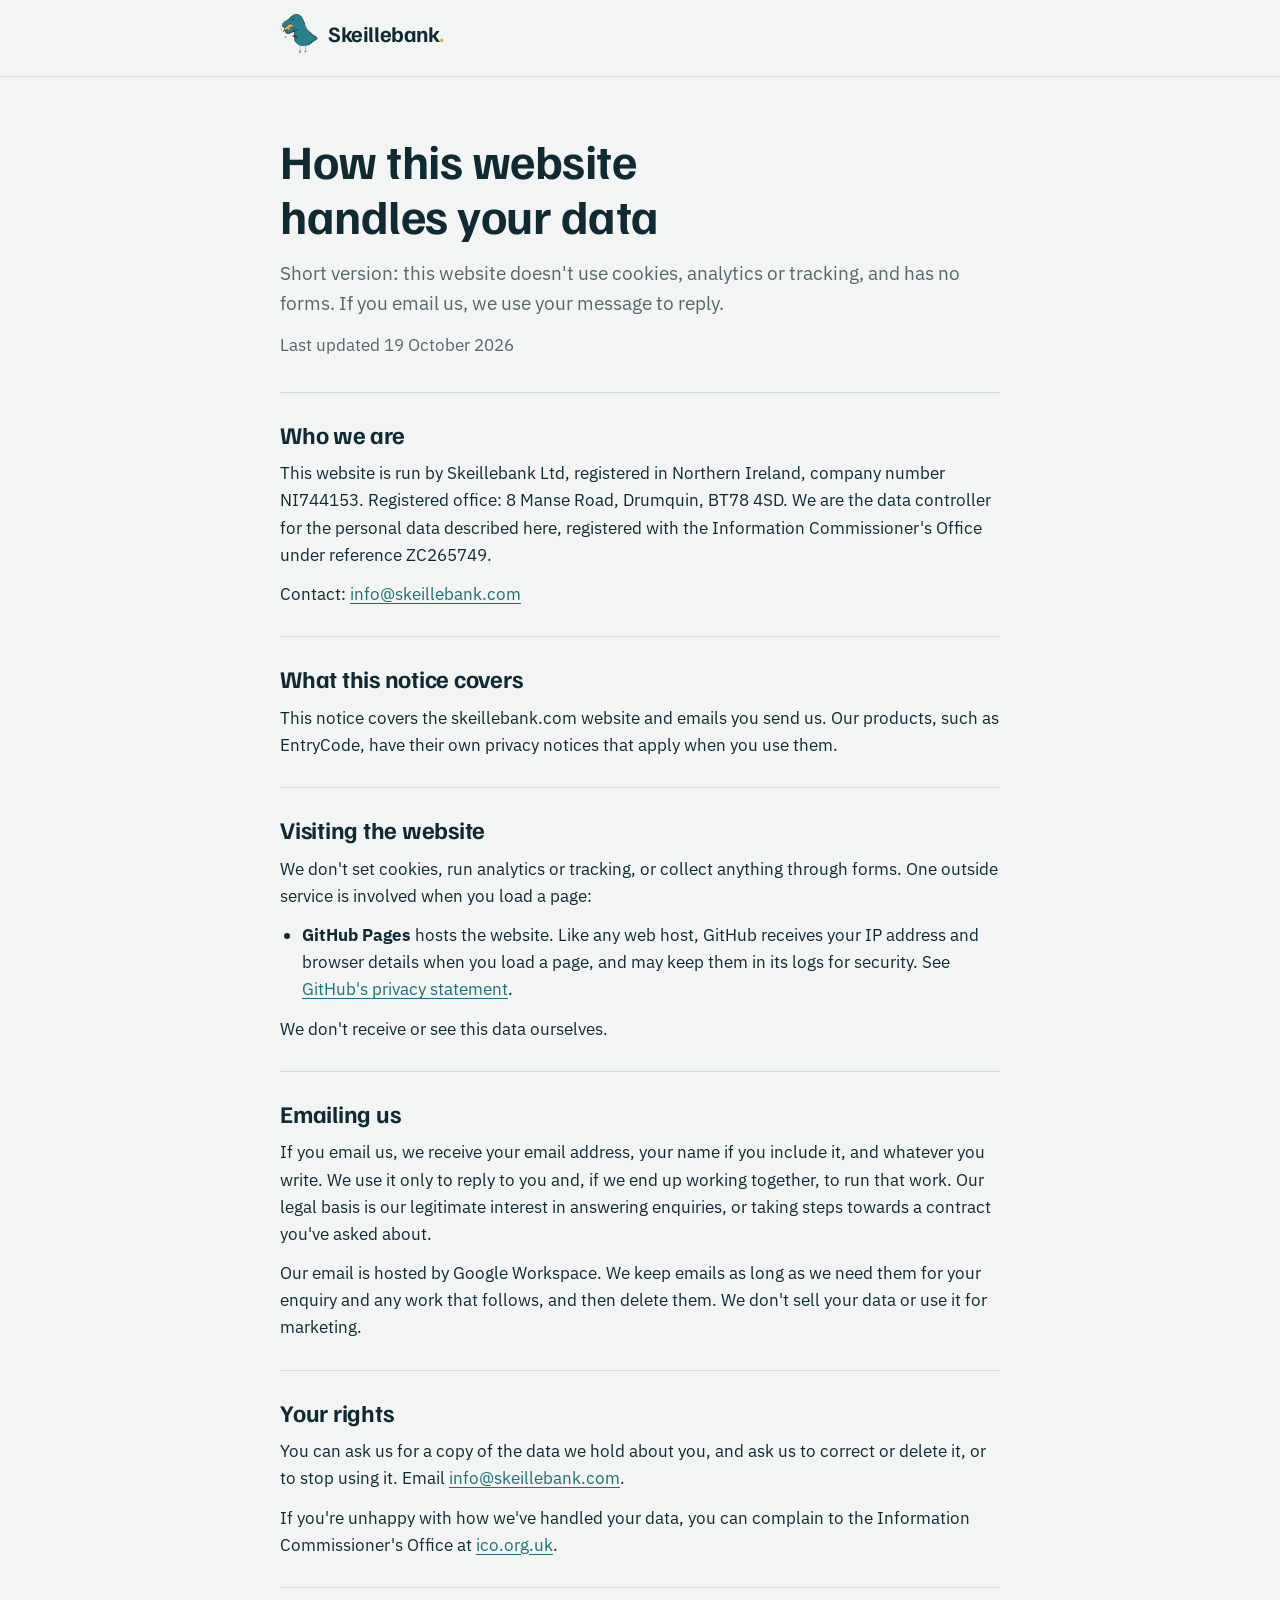
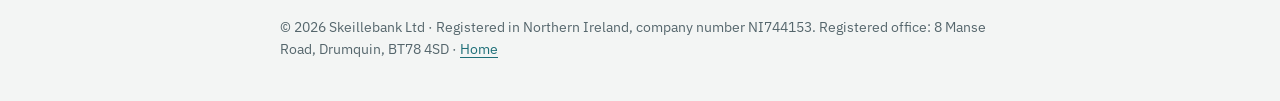
<file: privacy.html>
<!doctype html>
<html lang="en-GB">
<head>
<meta charset="utf-8">
<meta name="viewport" content="width=device-width, initial-scale=1">
<title>Privacy · Skeillebank</title>
<meta name="description" content="How the skeillebank.com website handles personal data: no cookies, no analytics, and what happens when you email us.">
<link rel="icon" href="logo.webp" type="image/webp">
<link rel="stylesheet" href="fonts/fonts.css">
<style>
:root {
  --bg: #f3f5f4;
  --fg: #0f2a33;
  --muted: #55666c;
  --line: #d3dbdb;
  --accent: #1f6f78;
  --star: #f2a93b;
  --font-display: "Familjen Grotesk", "Helvetica Neue", Arial, sans-serif;
  --font-body: "IBM Plex Sans", system-ui, -apple-system, "Segoe UI", sans-serif;
  --font-mono: "IBM Plex Mono", ui-monospace, "SF Mono", Menlo, Consolas, monospace;
}
@media (prefers-color-scheme: dark) {
  :root:not([data-theme="light"]) {
    --bg: #0e1a1f; --fg: #e6ecec; --muted: #9db0b4; --line: #26404a; --accent: #4fb3bf; --star: #f2b14f;
    color-scheme: dark;
  }
}
:root[data-theme="dark"] {
  --bg: #0e1a1f; --fg: #e6ecec; --muted: #9db0b4; --line: #26404a; --accent: #4fb3bf; --star: #f2b14f;
  color-scheme: dark;
}

* { box-sizing: border-box; }
body {
  margin: 0;
  background: var(--bg);
  color: var(--fg);
  font-family: var(--font-body);
  font-size: 17px;
  line-height: 1.6;
  padding-inline: 20px;
  -webkit-font-smoothing: antialiased;
}
.wrap { max-width: 720px; margin-inline: auto; }
h1, h2 { font-family: var(--font-display); text-wrap: balance; margin: 0; line-height: 1.15; letter-spacing: -0.01em; }
p, ul { margin: 0; }
a { color: var(--accent); text-underline-offset: 3px; }
:focus-visible { outline: 3px solid var(--accent); outline-offset: 3px; border-radius: 2px; }

.site-header { border-bottom: 1px solid var(--line); margin-inline: -20px; padding-inline: 20px; }
.site-header .wrap { padding-block: 14px; }
.wordmark { display: inline-flex; align-items: center; gap: 10px; font-family: var(--font-display); font-weight: 700; font-size: 22px; letter-spacing: -0.02em; text-decoration: none; color: var(--fg); }
.wordmark i { color: var(--star); font-style: normal; }
.wordmark img { height: 40px; width: auto; display: block; }

.label { font-size: 14px; font-weight: 500; color: var(--muted); }
.page-head { padding-block: 56px 32px; display: grid; gap: 14px; }
.page-head h1 { font-size: clamp(34px, 5vw, 48px); font-weight: 700; }
.page-head p.lead { font-size: 19px; color: var(--muted); }

section { padding-block: 28px; border-top: 1px solid var(--line); display: grid; gap: 12px; }
section h2 { font-size: 24px; font-weight: 700; }
section ul { padding-left: 22px; display: grid; gap: 6px; }
.muted { color: var(--muted); }

footer { border-top: 1px solid var(--line); padding-block: 28px 40px; color: var(--muted); font-size: 14px; }
</style>
</head>
<body>

<header class="site-header">
  <div class="wrap">
    <a class="wordmark" href="./"><img src="logo.webp" alt="" width="38" height="40"><span>Skeillebank<i>.</i></span></a>
  </div>
</header>

<main class="wrap">
  <div class="page-head">
    <h1>How this website handles your data</h1>
    <p class="lead">Short version: this website doesn't use cookies, analytics or tracking, and has no forms. If you email us, we use your message to reply.</p>
    <p class="muted">Last updated 19 October 2026</p>
  </div>

  <section>
    <h2>Who we are</h2>
    <p>This website is run by Skeillebank Ltd, registered in Northern Ireland, company number NI744153. Registered office: 8 Manse Road, Drumquin, BT78 4SD. We are the data controller for the personal data described here, registered with the Information Commissioner's Office under reference ZC265749.</p>
    <p>Contact: <a href="mailto:info@skeillebank.com">info@skeillebank.com</a></p>
  </section>

  <section>
    <h2>What this notice covers</h2>
    <p>This notice covers the skeillebank.com website and emails you send us. Our products, such as EntryCode, have their own privacy notices that apply when you use them.</p>
  </section>

  <section>
    <h2>Visiting the website</h2>
    <p>We don't set cookies, run analytics or tracking, or collect anything through forms. One outside service is involved when you load a page:</p>
    <ul>
      <li><strong>GitHub Pages</strong> hosts the website. Like any web host, GitHub receives your IP address and browser details when you load a page, and may keep them in its logs for security. See <a href="https://docs.github.com/en/site-policy/privacy-policies/github-general-privacy-statement">GitHub's privacy statement</a>.</li>
    </ul>
    <p>We don't receive or see this data ourselves.</p>
  </section>

  <section>
    <h2>Emailing us</h2>
    <p>If you email us, we receive your email address, your name if you include it, and whatever you write. We use it only to reply to you and, if we end up working together, to run that work. Our legal basis is our legitimate interest in answering enquiries, or taking steps towards a contract you've asked about.</p>
    <p>Our email is hosted by Google Workspace. We keep emails as long as we need them for your enquiry and any work that follows, and then delete them. We don't sell your data or use it for marketing.</p>
  </section>

  <section>
    <h2>Your rights</h2>
    <p>You can ask us for a copy of the data we hold about you, and ask us to correct or delete it, or to stop using it. Email <a href="mailto:info@skeillebank.com">info@skeillebank.com</a>.</p>
    <p>If you're unhappy with how we've handled your data, you can complain to the Information Commissioner's Office at <a href="https://ico.org.uk/make-a-complaint/">ico.org.uk</a>.</p>
  </section>

  <footer>
    © 2026 Skeillebank Ltd · Registered in Northern Ireland, company number NI744153. Registered office: 8 Manse Road, Drumquin, BT78 4SD · <a href="./">Home</a>
  </footer>
</main>

</body>
</html>
</file>
<file: fonts/fonts.css>
/* Self-hosted fonts (latin), so no visitor data goes to Google. Licensed under the SIL Open Font License 1.1 (see OFL-*.txt). */
@font-face { font-family: "Familjen Grotesk"; font-style: normal; font-weight: 400 700; font-display: swap; src: url("familjen-grotesk-latin.woff2") format("woff2"); }
@font-face { font-family: "IBM Plex Sans"; font-style: normal; font-weight: 100 700; font-display: swap; src: url("ibm-plex-sans-latin.woff2") format("woff2"); }
@font-face { font-family: "IBM Plex Mono"; font-style: normal; font-weight: 400; font-display: swap; src: url("ibm-plex-mono-400-latin.woff2") format("woff2"); }
@font-face { font-family: "IBM Plex Mono"; font-style: normal; font-weight: 500; font-display: swap; src: url("ibm-plex-mono-500-latin.woff2") format("woff2"); }
</file>
